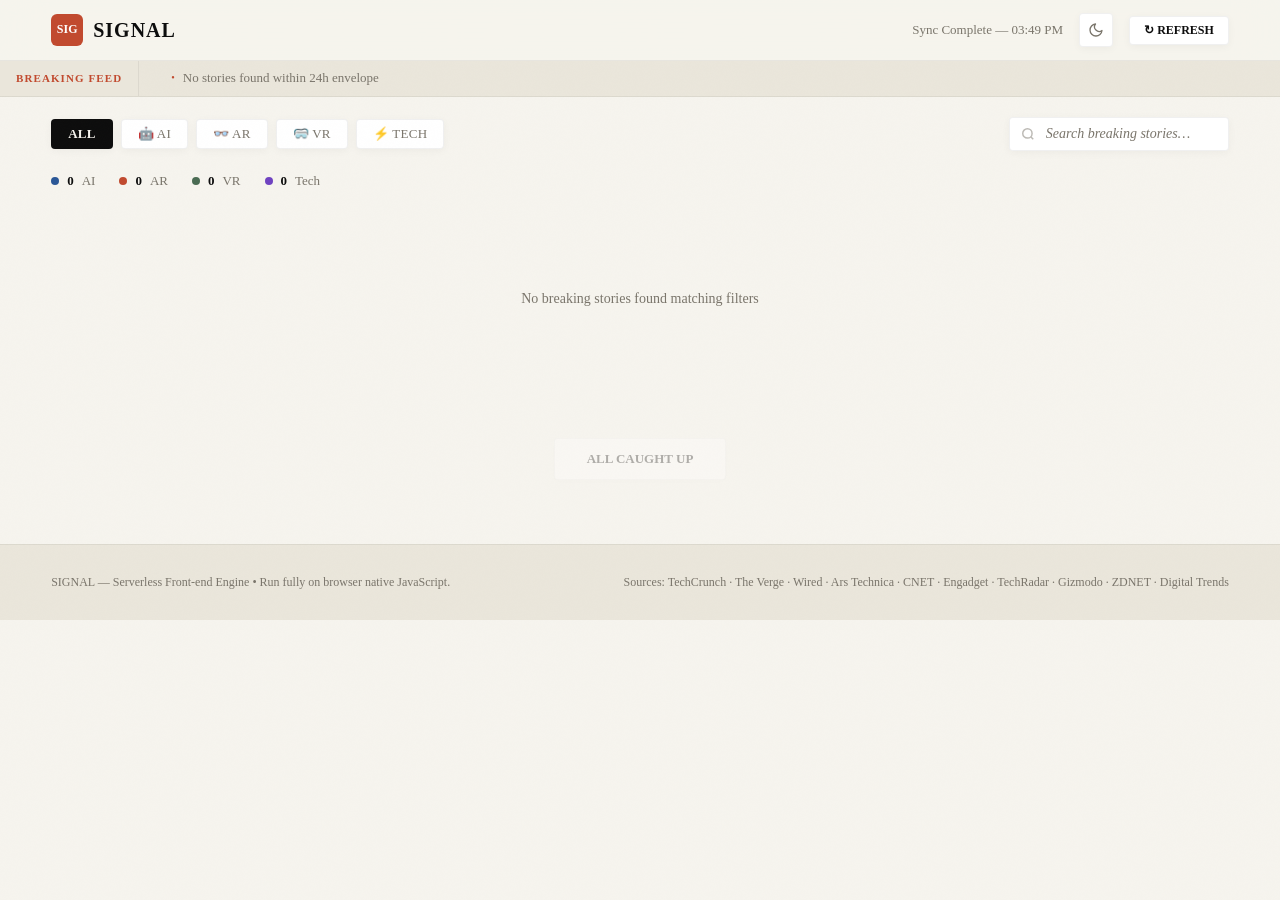
<file: index.html>
<!DOCTYPE html>
<html lang="en">
<head>
  <meta charset="UTF-8">
  <meta name="viewport" content="width=device-width, initial-scale=1.0">
  <title>SIGNAL — AI · AR · VR · Future Tech</title>
  <link rel="stylesheet" href="style.css">
</head>
<body>
  <header>
    <div class="header-inner">
      <a class="logo" href="#">
        <div class="logo-mark">SIG</div>
        <span class="logo-text">SIGNAL</span>
      </a>
      <div class="header-meta">
        <span class="last-updated" id="lastUpdated">—</span>
        <button class="theme-toggle" id="themeToggle" onclick="toggleTheme()" aria-label="Toggle dark mode">
          <svg class="icon-sun" width="16" height="16" viewBox="0 0 24 24" fill="none" stroke="currentColor" stroke-width="2" stroke-linecap="round" stroke-linejoin="round"><circle cx="12" cy="12" r="5"></circle><line x1="12" y1="1" x2="12" y2="3"></line><line x1="12" y1="21" x2="12" y2="23"></line><line x1="4.22" y1="4.22" x2="5.64" y2="5.64"></line><line x1="18.36" y1="18.36" x2="19.78" y2="19.78"></line><line x1="1" y1="12" x2="3" y2="12"></line><line x1="21" y1="12" x2="23" y2="12"></line><line x1="4.22" y1="19.78" x2="5.64" y2="18.36"></line><line x1="18.36" y1="5.64" x2="19.78" y2="4.22"></line></svg>
          <svg class="icon-moon" width="16" height="16" viewBox="0 0 24 24" fill="none" stroke="currentColor" stroke-width="2" stroke-linecap="round" stroke-linejoin="round"><path d="M21 12.79A9 9 0 1 1 11.21 3 7 7 0 0 0 21 12.79z"></path></svg>
        </button>
        <button class="refresh-btn" onclick="loadNews()">↻ REFRESH</button>
      </div>
    </div>
  </header>

  <div class="ticker-wrap">
    <span class="ticker-label">BREAKING FEED</span>
    <div class="ticker-track" id="tickerTrack">
      <span class="ticker-item">Awaiting hot tech updates…</span>
    </div>
  </div>

  <div class="filter-bar">
    <div class="filter-tabs">
      <button class="filter-tab active" data-cat="ALL" onclick="setFilter('ALL',this)">ALL</button>
      <button class="filter-tab" data-cat="AI"   onclick="setFilter('AI',this)">🤖 AI</button>
      <button class="filter-tab" data-cat="AR"   onclick="setFilter('AR',this)">👓 AR</button>
      <button class="filter-tab" data-cat="VR"   onclick="setFilter('VR',this)">🥽 VR</button>
      <button class="filter-tab" data-cat="Tech" onclick="setFilter('Tech',this)">⚡ TECH</button>
    </div>
    <div class="search-wrap">
      <svg width="14" height="14" fill="none" viewBox="0 0 24 24" stroke="currentColor" stroke-width="2.5" style="color: var(--muted);">
        <circle cx="11" cy="11" r="8"/>
        <path d="m21 21-4.35-4.35"/>
      </svg>
      <input class="search-input" type="search" id="searchInput" placeholder="Search breaking stories…" oninput="renderGrid()">
    </div>
  </div>

  <div class="stats-bar" id="statsBar"></div>

  <div id="appContent">
    <div class="spinner"></div>
  </div>

  <footer>
    <div class="footer-inner">
      <span class="footer-text">
        SIGNAL — Serverless Front-end Engine &bull; Run fully on browser native JavaScript.
      </span>
      <span class="footer-text">
        Sources: TechCrunch · The Verge · Wired · Ars Technica · CNET · Engadget · TechRadar · Gizmodo · ZDNET · Digital Trends
      </span>
    </div>
  </footer>

  <script src="script.js"></script>
</body>
</html>
</file>
<file: style.css>
:root {
  /* ─── LIGHT THEME (Default) ─── */
  --bg:           #f6f4ee;
  --surface:      #ffffff;
  --surface2:     #eae6db;
  --border:       rgba(0, 0, 0, 0.06);
  --text:         #0d0d0d;
  --muted:        #7a756b;
  --accent:       #c14a2f;
  --accent2:      #a2361e;

  --ai:           #2b5797;
  --ar:           #c14a2f;
  --vr:           #4a6b53;
  --tech:         #6f42c1;

  --shadow-sm:    0 2px 8px rgba(13, 13, 13, 0.04);
  --shadow-md:    0 8px 24px rgba(13, 13, 13, 0.06);
  --shadow-lg:    0 16px 48px rgba(193, 74, 47, 0.1);

  --header-bg:    rgba(246, 244, 238, 0.9);
  --hero-gradient: linear-gradient(to top, rgba(13,13,13,0.85) 0%, rgba(13,13,13,0.2) 100%);
  --img-filter:   brightness(0.4) sepia(0.15);
  --img-hover-filter: brightness(0.3) sepia(0.2);
}

/* ─── DARK THEME ─── */
[data-theme="dark"] {
  --bg:           #111110;
  --surface:      #1c1b19;
  --surface2:     #242220;
  --border:       rgba(255, 255, 255, 0.08);
  --text:         #e8e2d6;
  --muted:        #9a9488;
  --accent:       #e85d42;
  --accent2:      #c14a2f;

  --ai:           #5b87c7;
  --ar:           #e85d42;
  --vr:           #6a9b73;
  --tech:         #9b72e1;

  --shadow-sm:    0 2px 8px rgba(0, 0, 0, 0.3);
  --shadow-md:    0 8px 24px rgba(0, 0, 0, 0.4);
  --shadow-lg:    0 16px 48px rgba(232, 93, 66, 0.15);

  --header-bg:    rgba(17, 17, 16, 0.9);
  --hero-gradient: linear-gradient(to top, rgba(17,17,16,0.9) 0%, rgba(17,17,16,0.2) 100%);
  --img-filter:   brightness(0.5);
  --img-hover-filter: brightness(0.4);
}

*, *::before, *::after { box-sizing: border-box; margin: 0; padding: 0; }
html { scroll-behavior: smooth; }

body {
  background: var(--bg);
  color: var(--text);
  font-family: 'Times New Roman', Times, Baskerville, Georgia, serif;
  font-size: 16px;
  line-height: 1.6;
  min-height: 100vh;
  overflow-x: hidden;
  transition: background 0.4s ease, color 0.4s ease;
}

body::before {
  content: '';
  position: fixed; inset: 0; z-index: 0;
  opacity: 0.015;
  pointer-events: none;
  background-image: url("data:image/svg+xml,%3Csvg viewBox='0 0 256 256' xmlns='http://www.w3.org/2000/svg'%3E%3Cfilter id='n'%3E%3CfeTurbulence type='fractalNoise' baseFrequency='0.9' numOctaves='4' stitchTiles='stitch'/%3E%3C/filter%3E%3Crect width='100%25' height='100%25' filter='url(%23n)'/%3E%3C/svg%3E");
  background-size: 200px;
}

/* ─────────────────────────────────────────
   HEADER & NAVIGATION
───────────────────────────────────────── */
header {
  position: sticky; top: 0; z-index: 100;
  background: var(--header-bg);
  backdrop-filter: blur(20px) saturate(180%);
  border-bottom: 1px solid var(--border);
  padding: 0 clamp(16px, 4vw, 64px);
  transition: background 0.4s ease, border-color 0.4s ease;
}

.header-inner {
  display: flex;
  align-items: center;
  justify-content: space-between;
  height: 60px;
  max-width: 1400px;
  margin: 0 auto;
}

.logo {
  display: flex;
  align-items: center;
  gap: 10px;
  text-decoration: none;
}

.logo-mark {
  width: 32px; height: 32px;
  background: var(--accent);
  border-radius: 6px;
  display: grid; place-items: center;
  font-family: 'Times New Roman', Times, serif;
  font-size: 12px; font-weight: 700;
  color: #fff;
  transition: background 0.3s ease;
}

.logo-text {
  font-family: 'Times New Roman', Times, serif;
  font-size: 20px; font-weight: 800;
  letter-spacing: 0.05em;
  color: var(--text);
  transition: color 0.3s ease;
}

.header-meta {
  display: flex; align-items: center; gap: 16px;
}

.last-updated {
  font-family: 'Times New Roman', Times, serif;
  font-size: 13px;
  color: var(--muted);
  transition: color 0.3s ease;
}

/* ─── Theme Toggle Button ─── */
.theme-toggle {
  background: var(--surface);
  border: 1px solid var(--border);
  border-radius: 4px;
  height: 34px;
  width: 34px;
  display: grid;
  place-items: center;
  cursor: pointer;
  color: var(--muted);
  transition: all 0.3s ease;
  box-shadow: var(--shadow-sm);
  padding: 0;
}
.theme-toggle:hover {
  color: var(--accent);
  border-color: var(--accent);
}

.theme-toggle .icon-sun  { display: none; }
.theme-toggle .icon-moon { display: block; }

[data-theme="dark"] .theme-toggle .icon-sun  { display: block; }
[data-theme="dark"] .theme-toggle .icon-moon { display: none; }

.refresh-btn {
  font-family: 'Times New Roman', Times, serif;
  font-size: 12px;
  font-weight: 700;
  padding: 6px 14px;
  border: 1px solid var(--border);
  border-radius: 4px;
  background: var(--surface);
  color: var(--text);
  cursor: pointer;
  transition: all 0.2s;
  white-space: nowrap;
  box-shadow: var(--shadow-sm);
}
.refresh-btn:hover { border-color: var(--accent); color: var(--accent); }

/* ─────────────────────────────────────────
   TICKER
───────────────────────────────────────── */
.ticker-wrap {
  background: var(--surface2);
  border-bottom: 1px solid var(--border);
  overflow: hidden;
  height: 36px;
  display: flex;
  align-items: center;
  transition: background 0.4s ease, border-color 0.4s ease;
}

.ticker-label {
  flex-shrink: 0;
  padding: 0 16px;
  font-family: 'Times New Roman', Times, serif;
  font-size: 11px;
  font-weight: 700;
  letter-spacing: 0.1em;
  color: var(--accent);
  border-right: 1px solid var(--border);
  height: 100%;
  display: flex; align-items: center;
  background: var(--surface2);
  z-index: 1;
}

.ticker-track {
  display: flex;
  animation: ticker 60s linear infinite;
  white-space: nowrap;
}
.ticker-track:hover { animation-play-state: paused; }

@keyframes ticker {
  0%   { transform: translateX(0); }
  100% { transform: translateX(-50%); }
}

.ticker-item {
  padding: 0 32px;
  font-family: 'Times New Roman', Times, serif;
  font-size: 13px;
  color: var(--muted);
  display: flex; align-items: center; gap: 8px;
}
.ticker-item::before {
  content: '•';
  font-size: 10px;
  color: var(--accent);
}

/* ─────────────────────────────────────────
   FILTER BAR & SEARCH
───────────────────────────────────────── */
.filter-bar {
  padding: 20px clamp(16px, 4vw, 64px);
  max-width: 1400px;
  margin: 0 auto;
  display: flex;
  align-items: center;
  justify-content: space-between;
  gap: 16px;
  flex-wrap: wrap;
}

.filter-tabs {
  display: flex; gap: 8px; flex-wrap: wrap;
}

.filter-tab {
  font-family: 'Times New Roman', Times, serif;
  font-size: 13px;
  padding: 6px 16px;
  border-radius: 4px;
  border: 1px solid var(--border);
  background: var(--surface);
  color: var(--muted);
  cursor: pointer;
  transition: all 0.2s;
  letter-spacing: 0.02em;
  box-shadow: var(--shadow-sm);
}
.filter-tab:hover   { color: var(--text); border-color: rgba(0,0,0,0.2); }
.filter-tab.active  { color: #fff; border-color: transparent; font-weight: 700; }

.filter-tab[data-cat="ALL"].active  { background: var(--text); color: var(--bg); }
.filter-tab[data-cat="AI"].active   { background: var(--ai); }
.filter-tab[data-cat="AR"].active   { background: var(--accent); }
.filter-tab[data-cat="VR"].active   { background: var(--vr); }
.filter-tab[data-cat="Tech"].active { background: var(--tech); }

.search-wrap {
  position: relative;
  flex-shrink: 0;
}
.search-wrap svg {
  position: absolute; left: 12px; top: 50%; transform: translateY(-50%);
  opacity: 0.5; pointer-events: none;
}
.search-input {
  background: var(--surface);
  border: 1px solid var(--border);
  border-radius: 4px;
  padding: 8px 14px 8px 36px;
  font-family: 'Times New Roman', Times, serif;
  font-size: 14px;
  color: var(--text);
  width: 220px;
  transition: all 0.2s;
  outline: none;
  box-shadow: var(--shadow-sm);
}
.search-input::placeholder { color: var(--muted); font-style: italic; }
.search-input:focus { border-color: var(--accent); background: var(--surface); }

/* ─────────────────────────────────────────
   STATS BAR
───────────────────────────────────────── */
.stats-bar {
  padding: 0 clamp(16px, 4vw, 64px) 16px;
  max-width: 1400px;
  margin: 0 auto;
  display: flex; gap: 24px; flex-wrap: wrap;
}
.stat-pill {
  display: flex; align-items: center; gap: 8px;
  font-family: 'Times New Roman', Times, serif;
  font-size: 13px;
  color: var(--muted);
}
.stat-dot {
  width: 8px; height: 8px; border-radius: 50%;
}
.stat-dot.ai   { background: var(--ai); }
.stat-dot.ar   { background: var(--accent); }
.stat-dot.vr   { background: var(--vr); }
.stat-dot.tech { background: var(--tech); }
.stat-count { color: var(--text); font-weight: 700; }

/* ─────────────────────────────────────────
   HERO SECTION
───────────────────────────────────────── */
.hero-section {
  padding: 0 clamp(16px, 4vw, 64px) 32px;
  max-width: 1400px;
  margin: 0 auto;
}

.hero-card {
  position: relative;
  border-radius: 8px;
  overflow: hidden;
  cursor: pointer;
  display: grid;
  min-height: 420px;
  border: 1px solid var(--border);
  transition: transform 0.3s, box-shadow 0.3s;
  box-shadow: var(--shadow-md);
}
.hero-card:hover { transform: translateY(-3px); box-shadow: var(--shadow-lg); }

.hero-img {
  position: absolute; inset: 0;
  width: 100%; height: 100%;
  object-fit: cover;
  filter: var(--img-filter);
  transition: filter 0.4s, transform 0.4s;
}
.hero-card:hover .hero-img { filter: var(--img-hover-filter); transform: scale(1.01); }

.hero-overlay {
  position: absolute; inset: 0;
  background: var(--hero-gradient);
}

.hero-content {
  position: relative; z-index: 2;
  padding: clamp(24px, 4vw, 48px);
  display: flex; flex-direction: column; justify-content: flex-end;
}

.hero-meta {
  display: flex; align-items: center; gap: 12px;
  margin-bottom: 16px;
}

.hero-title {
  font-family: 'Times New Roman', Times, serif;
  font-size: clamp(24px, 3.5vw, 42px);
  font-weight: 700;
  line-height: 1.15;
  color: #fff;
  max-width: 760px;
  margin-bottom: 12px;
}

.hero-desc {
  font-size: 16px;
  color: rgba(255,255,255,0.85);
  max-width: 620px;
  line-height: 1.6;
  margin-bottom: 20px;
}

.hero-footer {
  display: flex; align-items: center; gap: 20px; flex-wrap: wrap;
}

.read-btn {
  display: inline-flex; align-items: center; gap: 8px;
  padding: 10px 20px;
  border-radius: 4px;
  background: var(--accent);
  color: #fff;
  font-family: 'Times New Roman', Times, serif;
  font-size: 13px;
  text-decoration: none;
  transition: background 0.2s;
  font-weight: 700;
}
.read-btn:hover { background: var(--accent2); }

/* ─────────────────────────────────────────
   GRID SECTION
───────────────────────────────────────── */
.grid-section {
  padding: 0 clamp(16px, 4vw, 64px) 48px;
  max-width: 1400px;
  margin: 0 auto;
}

.section-label {
  font-family: 'Times New Roman', Times, serif;
  font-size: 12px;
  font-weight: 700;
  letter-spacing: 0.1em;
  color: var(--muted);
  margin-bottom: 20px;
  display: flex; align-items: center; gap: 12px;
}
.section-label::after {
  content: '';
  flex: 1;
  height: 1px;
  background: var(--border);
}

.news-grid {
  display: grid;
  grid-template-columns: repeat(auto-fill, minmax(320px, 1fr));
  gap: 24px;
}

/* ─────────────────────────────────────────
   NEWS CARD
───────────────────────────────────────── */
.news-card {
  background: var(--surface);
  border: 1px solid var(--border);
  border-radius: 6px;
  overflow: hidden;
  cursor: pointer;
  display: flex;
  flex-direction: column;
  transition: transform 0.25s, border-color 0.25s, box-shadow 0.25s, background 0.4s ease;
  animation: fadeUp 0.4s ease both;
  text-decoration: none;
  box-shadow: var(--shadow-sm);
}
.news-card:hover {
  transform: translateY(-4px);
  border-color: rgba(193, 74, 47, 0.3);
  box-shadow: var(--shadow-md);
}

@keyframes fadeUp {
  from { opacity: 0; transform: translateY(20px); }
  to   { opacity: 1; transform: translateY(0); }
}

.card-thumb {
  position: relative;
  height: 180px;
  overflow: hidden;
  flex-shrink: 0;
  background: var(--surface2);
}

.card-img {
  width: 100%; height: 100%;
  object-fit: cover;
  transition: transform 0.4s;
  display: block;
}
.news-card:hover .card-img { transform: scale(1.03); }

.card-cat-badge {
  position: absolute; top: 12px; left: 12px;
  font-family: 'Times New Roman', Times, serif;
  font-size: 11px;
  padding: 4px 10px;
  border-radius: 2px;
  font-weight: 700;
}
.card-cat-badge.AI   { background: var(--ai);   color: #fff; }
.card-cat-badge.AR   { background: var(--accent); color: #fff; }
.card-cat-badge.VR   { background: var(--vr);   color: #fff; }
.card-cat-badge.Tech { background: var(--tech); color: #fff; }

.card-body {
  padding: 18px;
  display: flex; flex-direction: column; flex: 1;
}

.card-source-row {
  display: flex; align-items: center; justify-content: space-between;
  margin-bottom: 10px;
}

.card-source {
  font-family: 'Times New Roman', Times, serif;
  font-size: 12px;
  color: var(--accent);
  font-weight: 700;
}

.card-date {
  font-family: 'Times New Roman', Times, serif;
  font-size: 12px;
  color: var(--muted);
  font-style: italic;
}

.card-title {
  font-family: 'Times New Roman', Times, serif;
  font-size: 18px;
  font-weight: 700;
  line-height: 1.35;
  color: var(--text);
  margin-bottom: 10px;
  flex: 1;
}

.card-desc {
  font-size: 14px;
  color: var(--muted);
  line-height: 1.6;
  display: -webkit-box;
  -webkit-line-clamp: 3;
  -webkit-box-orient: vertical;
  overflow: hidden;
  margin-bottom: 14px;
}

.card-link {
  display: flex; align-items: center; gap: 6px;
  font-family: 'Times New Roman', Times, serif;
  font-size: 12px;
  color: var(--muted);
  text-decoration: none;
  margin-top: auto;
  transition: color 0.2s;
  pointer-events: none;
}
.news-card:hover .card-link { color: var(--accent); }

.empty-state {
  grid-column: 1/-1;
  padding: 80px 20px;
  text-align: center;
  color: var(--muted);
  font-family: 'Times New Roman', Times, serif;
  font-size: 14px;
}

/* ─────────────────────────────────────────
   LOAD MORE & FOOTER
───────────────────────────────────────── */
.load-more-wrap {
  padding: 0 clamp(16px, 4vw, 64px) 64px;
  max-width: 1400px;
  margin: 0 auto;
  display: flex; justify-content: center;
}

.load-more-btn {
  font-family: 'Times New Roman', Times, serif;
  font-size: 13px;
  padding: 12px 32px;
  border-radius: 4px;
  border: 1px solid var(--border);
  background: var(--surface);
  color: var(--text);
  cursor: pointer;
  transition: all 0.2s;
  box-shadow: var(--shadow-sm);
  font-weight: 700;
}
.load-more-btn:hover { color: var(--accent); border-color: var(--accent); }
.load-more-btn:disabled { opacity: 0.3; cursor: default; }

footer {
  border-top: 1px solid var(--border);
  background: var(--surface2);
  padding: 28px clamp(16px, 4vw, 64px);
  transition: background 0.4s ease, border-color 0.4s ease;
}

.footer-inner {
  max-width: 1400px;
  margin: 0 auto;
  display: flex;
  align-items: center;
  justify-content: space-between;
  gap: 16px;
  flex-wrap: wrap;
}

.footer-text {
  font-family: 'Times New Roman', Times, serif;
  font-size: 12px;
  color: var(--muted);
}

/* ─────────────────────────────────────────
   HOVER EFFECTS & ANIMATIONS
───────────────────────────────────────── */
.news-card[data-cat="AI"]:hover   { border-top: 2px solid var(--ai); }
.news-card[data-cat="AR"]:hover   { border-top: 2px solid var(--accent); }
.news-card[data-cat="VR"]:hover   { border-top: 2px solid var(--vr); }
.news-card[data-cat="Tech"]:hover { border-top: 2px solid var(--tech); }

.spinner {
  width: 32px; height: 32px;
  border: 3px solid var(--border);
  border-top-color: var(--accent);
  border-radius: 50%;
  animation: spin 0.8s linear infinite;
  margin: 80px auto;
}
@keyframes spin { to { transform: rotate(360deg); } }

/* ─────────────────────────────────────────
   RESPONSIVE DESIGN
───────────────────────────────────────── */
@media (max-width: 640px) {
  .hero-card { min-height: 280px; }
  .news-grid  { grid-template-columns: 1fr; }
  .header-meta .last-updated { display: none; }
  .stats-bar { gap: 12px; }
}
</file>
